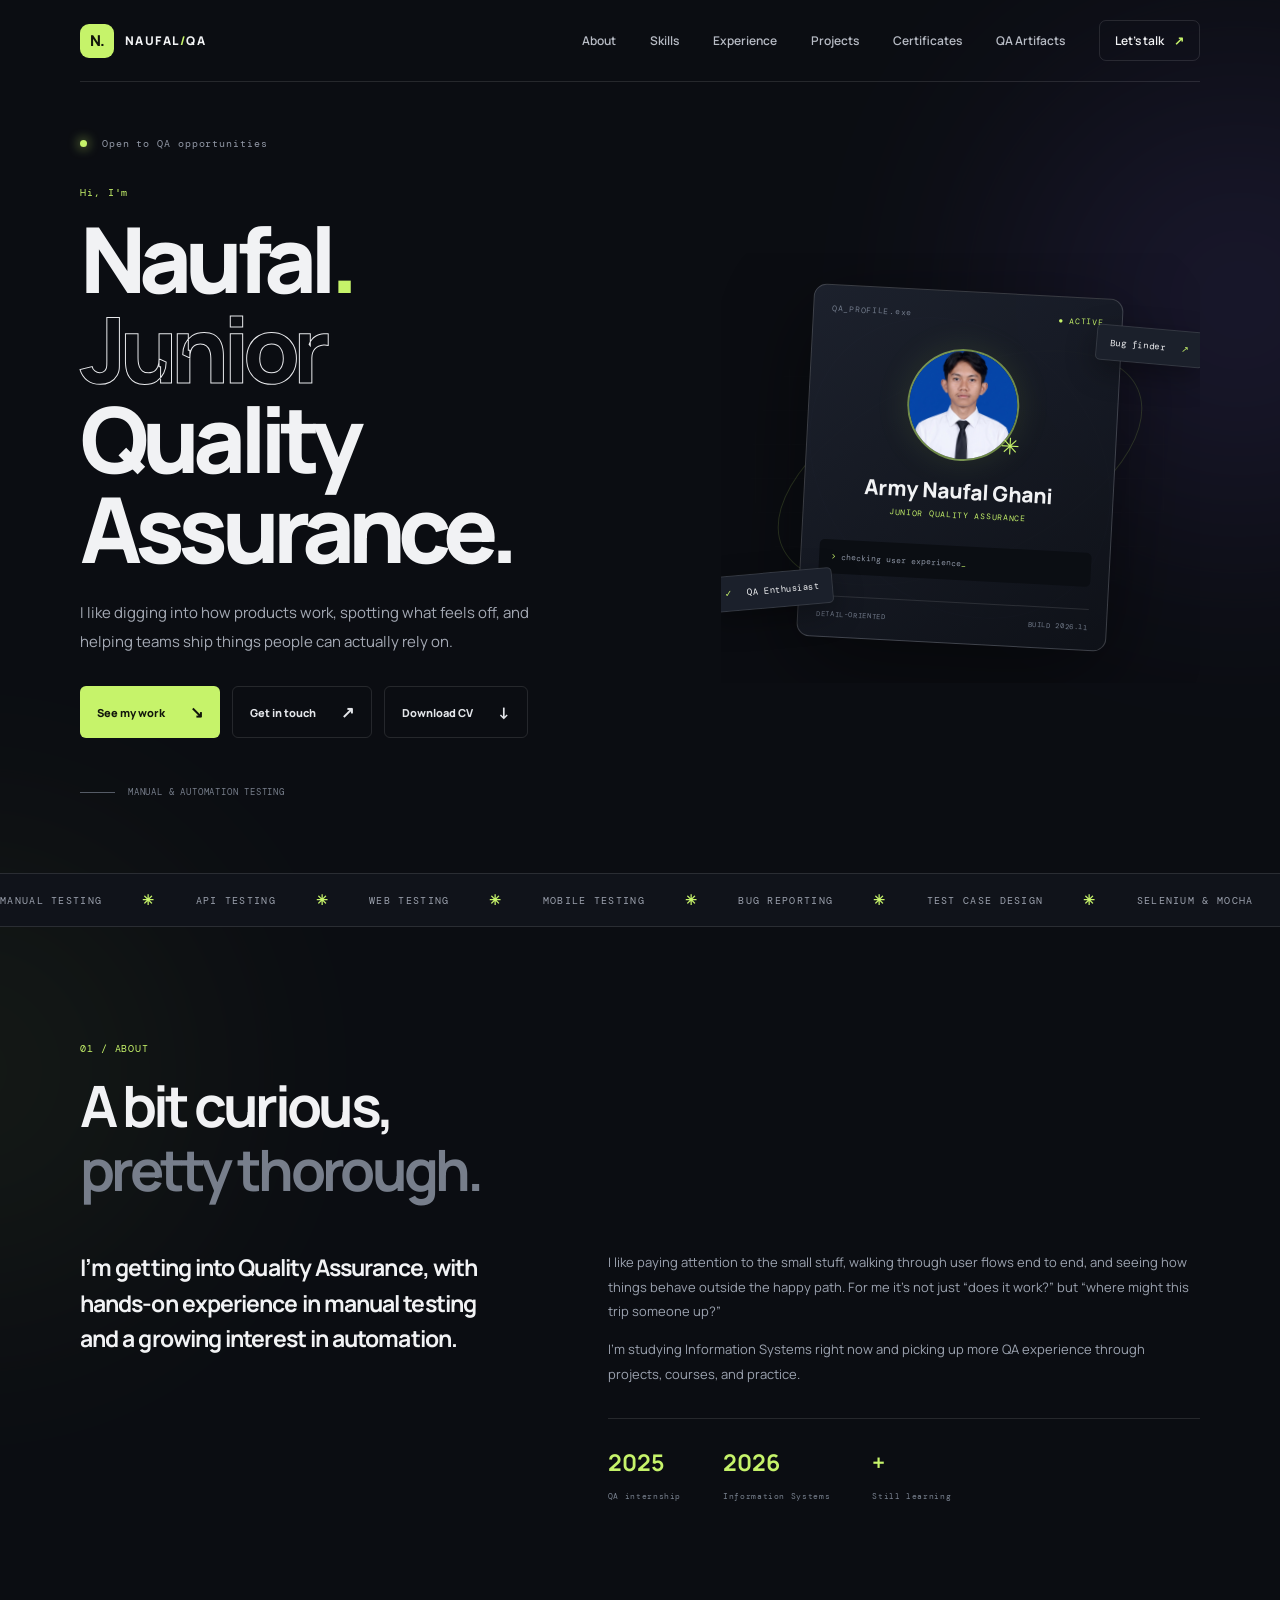
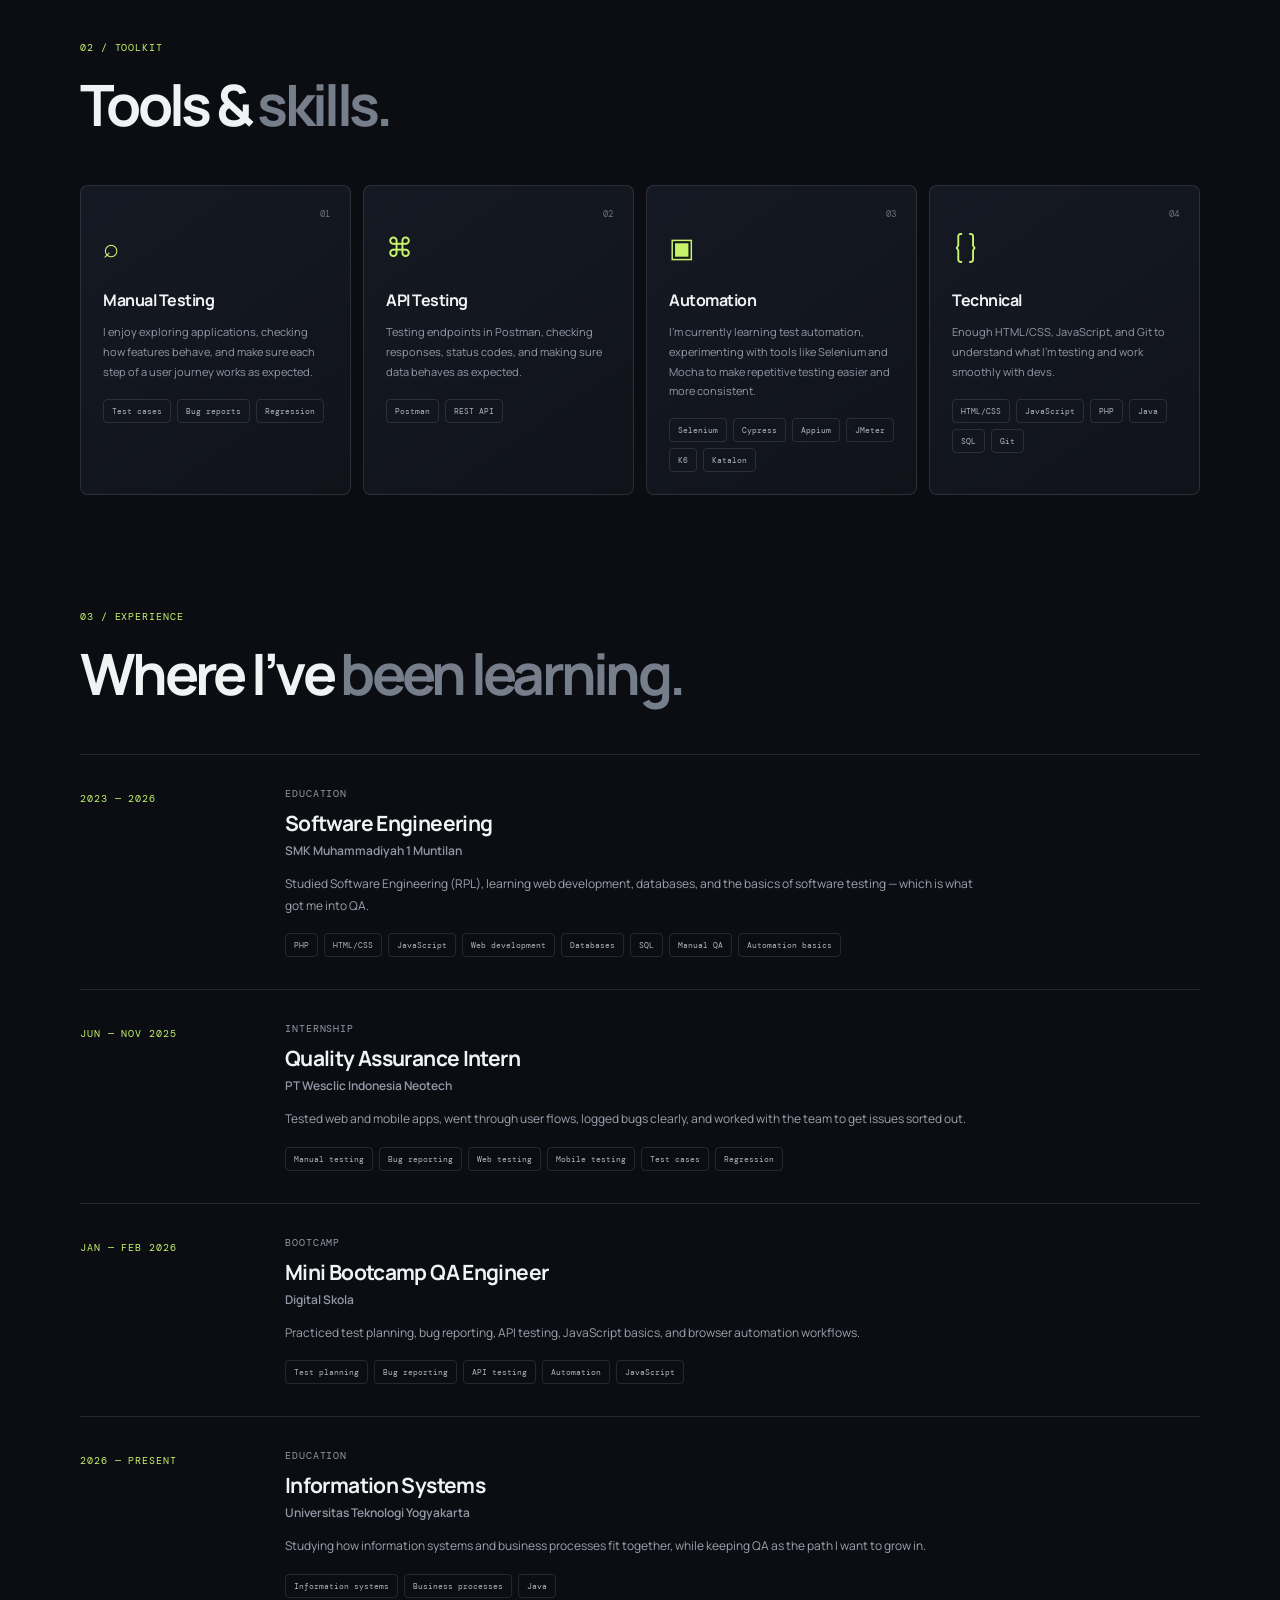
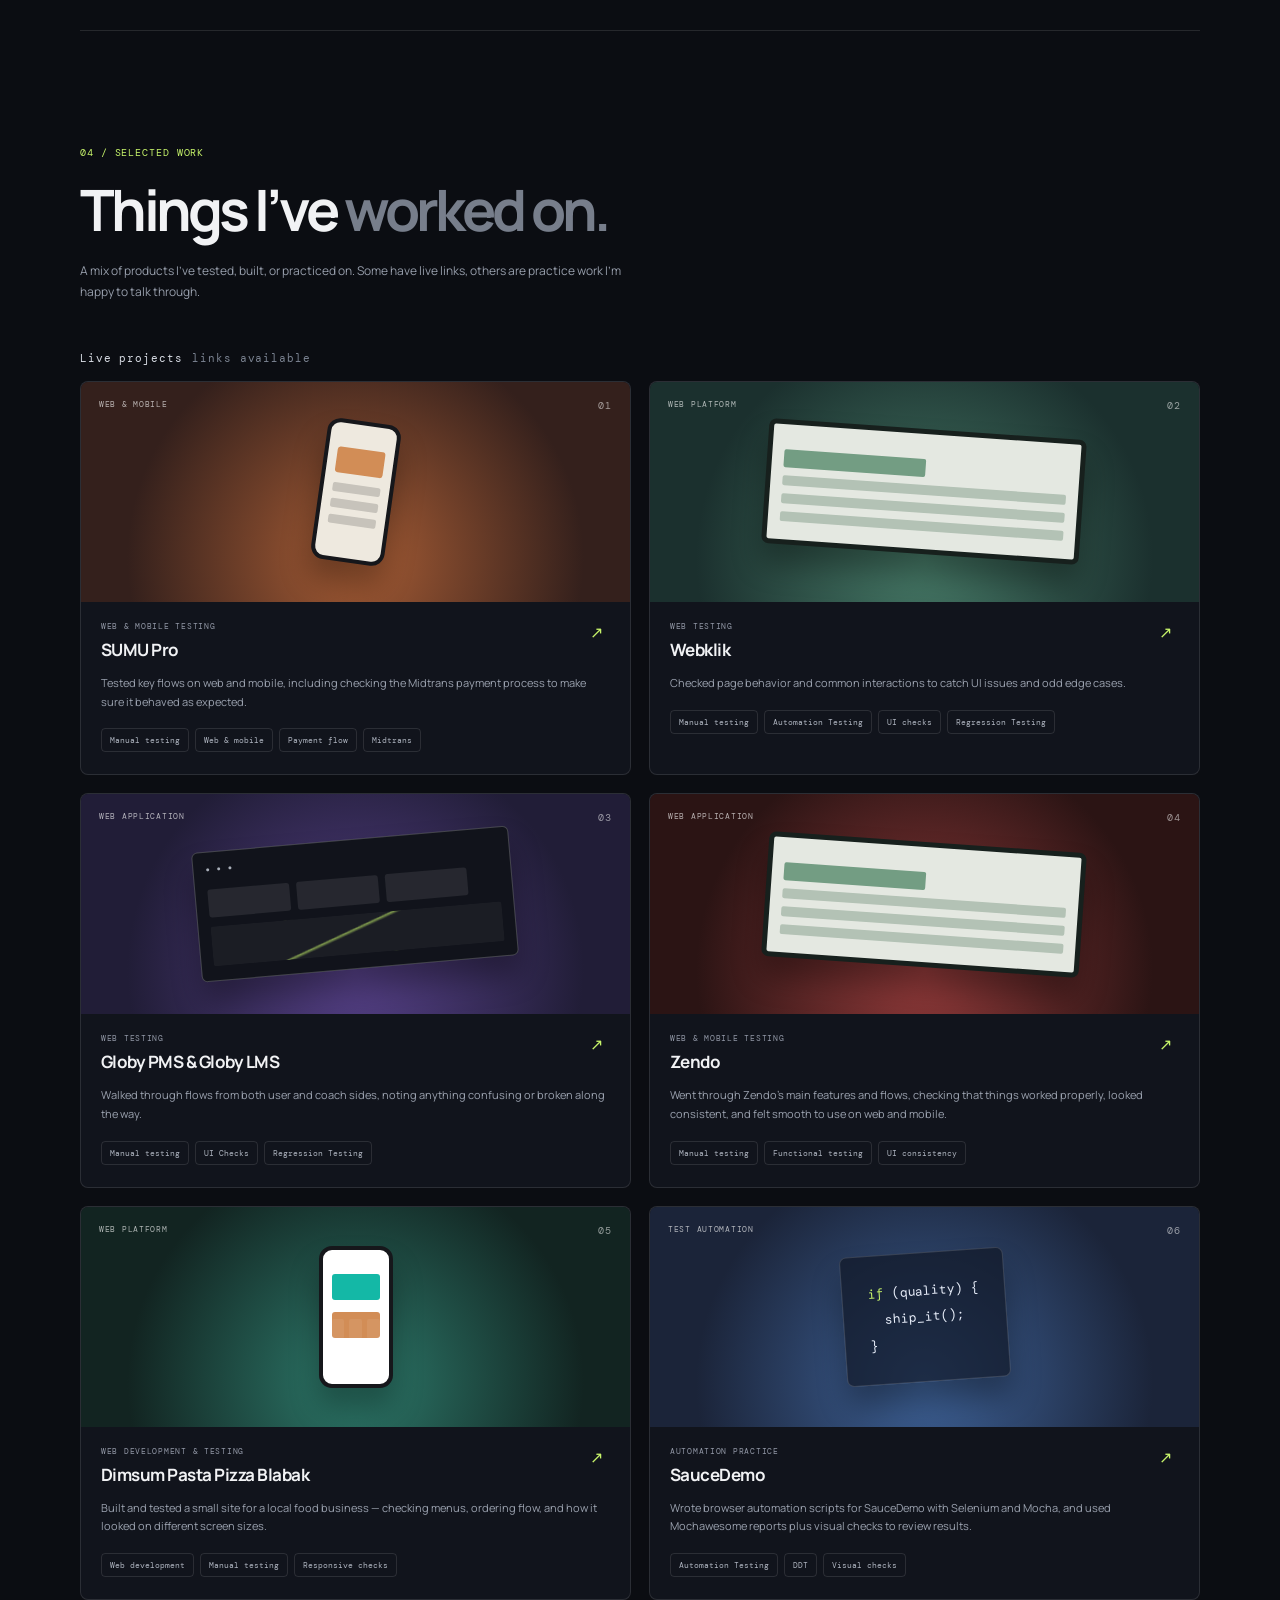
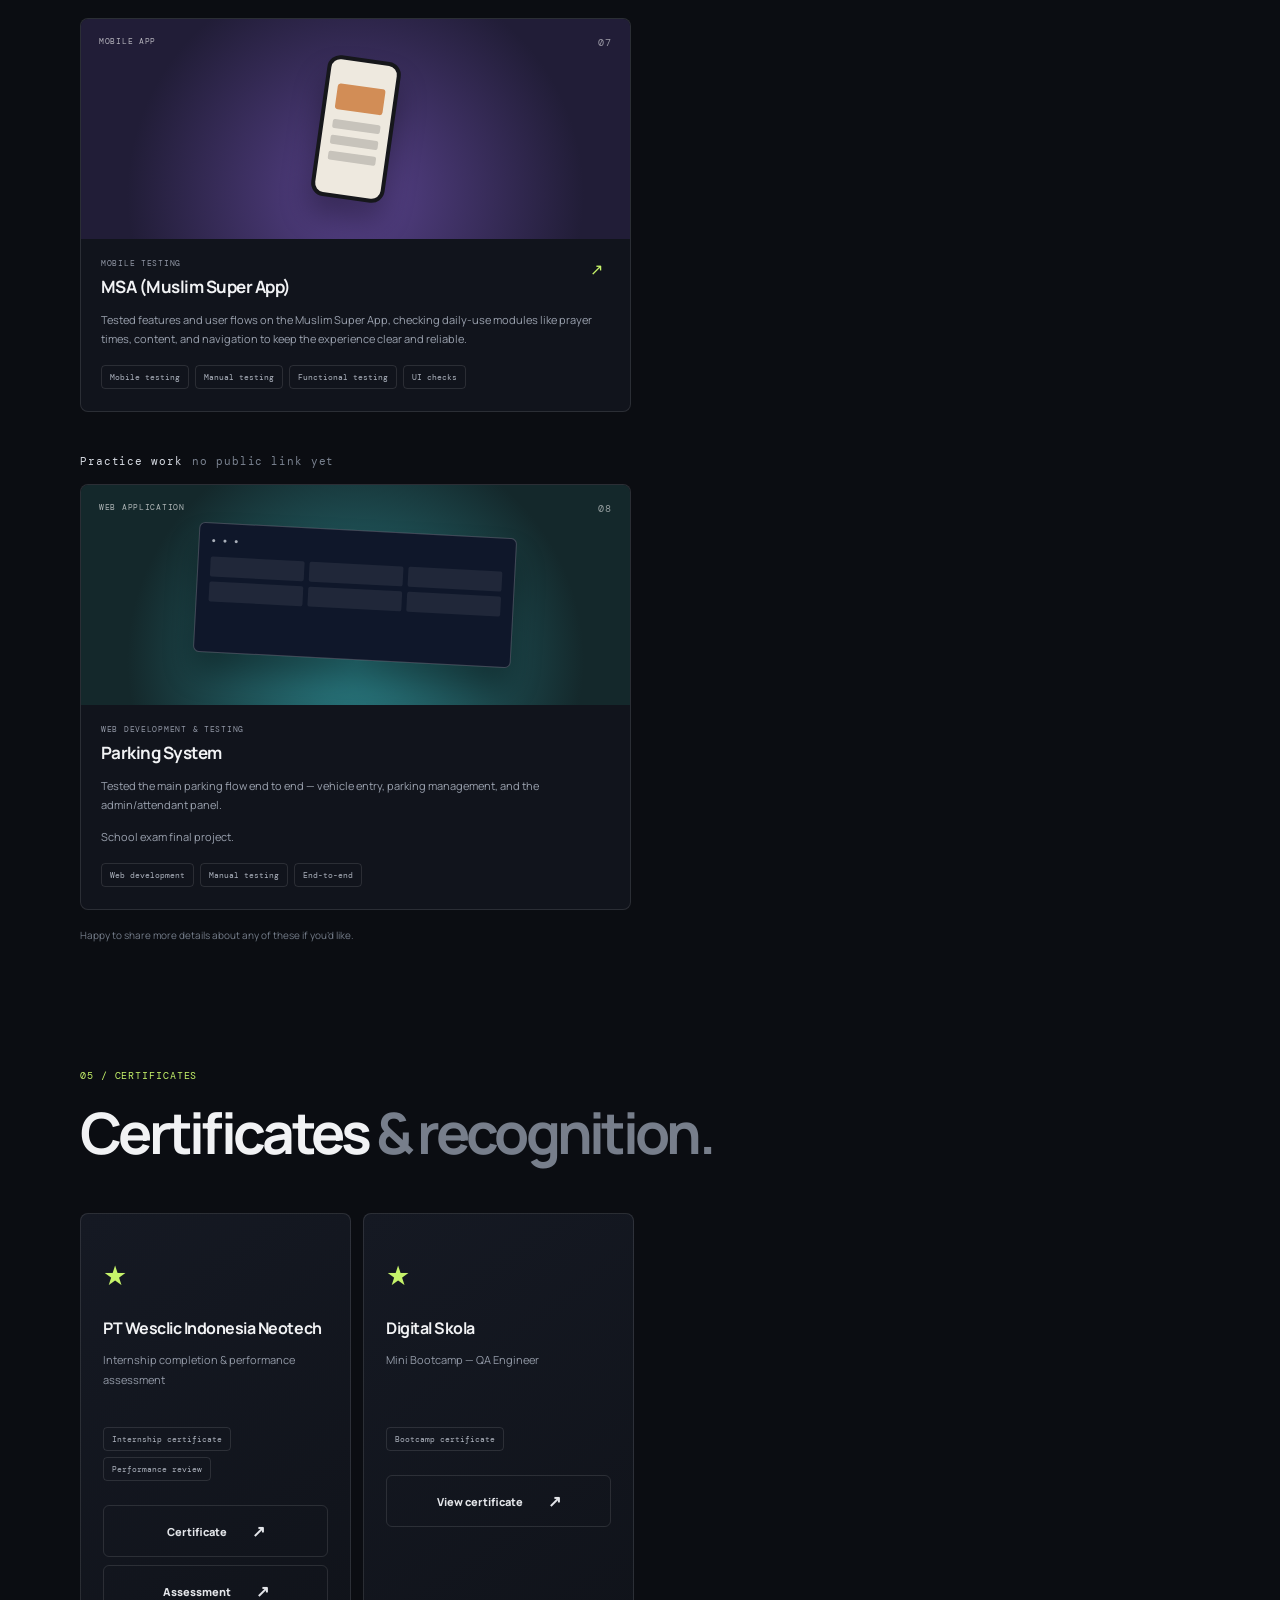
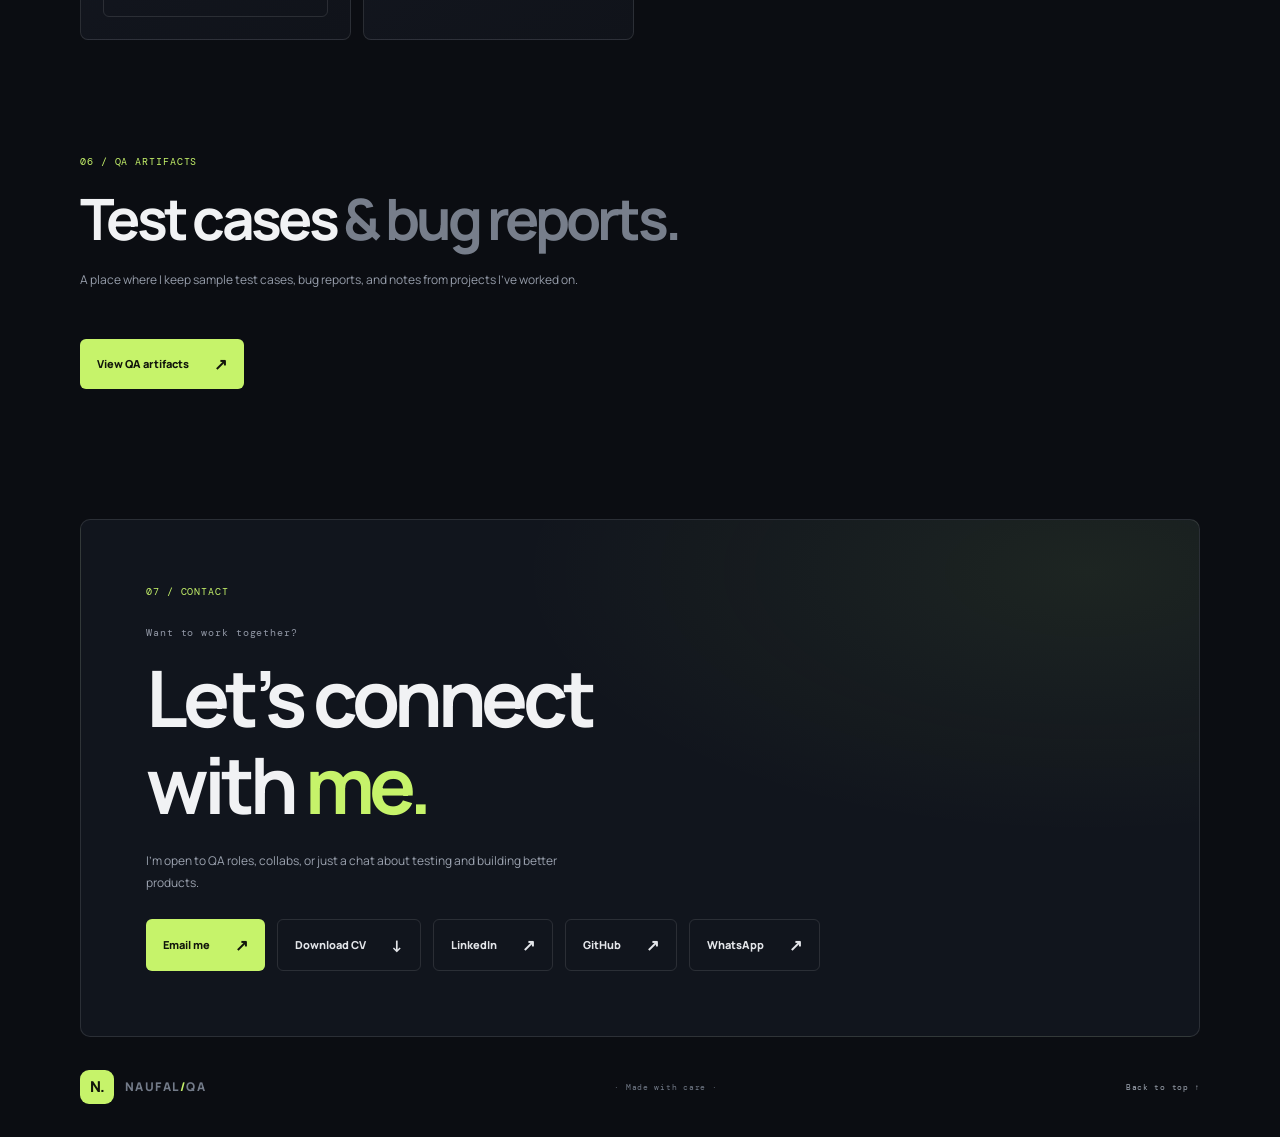
<file: index.html>
<!DOCTYPE html>
<html lang="en">

<head>
  <meta charset="UTF-8" />
  <meta name="viewport" content="width=device-width, initial-scale=1.0" />
  <meta name="theme-color" content="#0b0d12" />
  <meta name="description" content="Naufal's QA portfolio — manual testing, automation practice, and notes from projects I've worked on." />
  <meta property="og:title" content="Naufal — QA Portfolio" />
  <meta property="og:description" content="QA portfolio with hands-on testing work, automation practice, and project notes." />
  <meta property="og:image" content="og-image.png" />
  <meta property="og:type" content="website" />
  <title>Naufal — Quality Assurance Portfolio</title>
  <link rel="icon" type="image/svg+xml" href="data:image/svg+xml,%3Csvg xmlns='http://www.w3.org/2000/svg' viewBox='0 0 64 64'%3E%3Crect width='64' height='64' rx='14' fill='%23c6f36a'/%3E%3Ctext x='50%25' y='54%25' dominant-baseline='middle' text-anchor='middle' font-family='Manrope,Arial,sans-serif' font-size='34' font-weight='800' fill='%2311150b'%3EN.%3C/text%3E%3C/svg%3E" />
  <link rel="preconnect" href="https://fonts.googleapis.com">
  <link rel="preconnect" href="https://fonts.gstatic.com" crossorigin>
  <link href="https://fonts.googleapis.com/css2?family=DM+Mono:wght@400;500&family=Manrope:wght@400;500;600;700;800&display=swap" rel="stylesheet">
  <link rel="stylesheet" href="style.css" />
</head>

<body>
  <a class="skip-link" href="#main-content">Skip to content</a>
  <div class="ambient ambient-one"></div>
  <div class="ambient ambient-two"></div>

  <header class="site-header">
    <a class="brand" href="#home" aria-label="Go to homepage">
      <span class="brand-mark">N.</span><span>NAUFAL<span class="brand-dot">/</span>QA</span>
    </a>
    <button class="menu-toggle" id="menuToggle" type="button" aria-label="Toggle navigation" aria-expanded="false" aria-controls="nav">☰</button>
    <nav class="nav" id="nav" aria-label="Primary">
      <a href="#about">About</a>
      <a href="#skills">Skills</a>
      <a href="#experience">Experience</a>
      <a href="#projects">Projects</a>
      <a href="#certificates">Certificates</a>
      <a href="#artifacts">QA Artifacts</a>
      <a href="#contact" class="nav-cta">Let's talk <span>↗</span></a>
    </nav>
  </header>

  <main id="main-content">
    <section class="hero section-wrap" id="home" aria-label="Introduction">
      <div class="hero-copy">
        <div class="eyebrow"><span class="status-dot"></span> Open to QA opportunities</div>
        <p class="hero-kicker">Hi, I'm</p>
        <h1>Naufal<span class="accent">.</span><br><span class="outline-text">Junior</span><br>Quality Assurance.</h1>
        <p class="hero-description">I like digging into how products work, spotting what feels off, and helping teams ship things people can actually rely on.</p>
        <div class="hero-actions">
          <a class="button button-primary" href="#projects">See my work <span>↘</span></a>
          <a class="button button-ghost" href="#contact">Get in touch <span>↗</span></a>
          <a class="button button-ghost" href="army_naufal_ghani_resume.pdf" download>Download CV <span>↓</span></a>
        </div>
        <div class="hero-meta">
          <!-- <span>BASED IN INDONESIA</span> -->
          <span class="meta-line"></span>
          <span>MANUAL &amp; AUTOMATION TESTING</span>
        </div>
      </div>
      <div class="hero-visual">
        <div class="visual-grid"></div>
        <div class="orbit orbit-a"></div>
        <div class="orbit orbit-b"></div>
        <div class="visual-card">
          <div class="card-top">
            <span>QA_PROFILE.exe</span>
            <span class="live-label">● ACTIVE</span>
          </div>
          <div class="avatar-placeholder">
            <div class="avatar-frame">
              <img src="foto-hitam-putih.jpeg" alt="Foto Naufal" class="avatar-photo">
            </div>
            <i>✳</i>
          </div>
          <div class="visual-name">Army Naufal Ghani</div>
          <div class="visual-role">JUNIOR QUALITY ASSURANCE</div>
          <div class="terminal-line">
            <span>&gt;</span> checking user experience<span class="cursor">_</span>
          </div>
          <div class="card-bottom">
            <span>DETAIL-ORIENTED</span>
            <span>BUILD 2026.11</span>
          </div>
        </div>
        <div class="float-tag tag-top">Bug finder <span>↗</span></div>
        <div class="float-tag tag-bottom"><span class="tag-icon">✓</span> QA Enthusiast</div>
      </div>
    </section>

    <section class="ticker" aria-label="Areas of focus">
      <div class="ticker-track">
        <div class="ticker-group">
          <span>MANUAL TESTING</span><b>✳</b>
          <span>API TESTING</span><b>✳</b>
          <span>WEB TESTING</span><b>✳</b>
          <span>MOBILE TESTING</span><b>✳</b>
          <span>BUG REPORTING</span><b>✳</b>
          <span>TEST CASE DESIGN</span><b>✳</b>
          <span>SELENIUM & MOCHA</span><b>✳</b>
        </div>

        <div class="ticker-group" aria-hidden="true">
          <span>MANUAL TESTING</span><b>✳</b>
          <span>API TESTING</span><b>✳</b>
          <span>WEB TESTING</span><b>✳</b>
          <span>MOBILE TESTING</span><b>✳</b>
          <span>BUG REPORTING</span><b>✳</b>
          <span>TEST CASE DESIGN</span><b>✳</b>
          <span>SELENIUM & MOCHA</span><b>✳</b>
        </div>
      </div>
    </section>

    <section class="content-section section-wrap" id="about">
      <div class="section-heading">
        <p class="section-index">01 / ABOUT</p>
        <h2>A bit curious,<br><span class="muted">pretty thorough.</span></h2>
      </div>
      <div class="about-grid">
        <p class="about-lead">I’m getting into Quality Assurance, with hands-on experience in manual testing and a growing interest in automation.</p>
        <div class="about-body">
          <p>I like paying attention to the small stuff, walking through user flows end to end, and seeing how things behave outside the happy path. For me it’s not just “does it work?” but “where might this trip someone up?”</p>
          <p>I’m studying Information Systems right now and picking up more QA experience through projects, courses, and practice.</p>
          <div class="about-facts">
            <div><strong>2025</strong><span>QA internship</span></div>
            <div><strong>2026</strong><span>Information Systems</span></div>
            <div><strong>+</strong><span>Still learning</span></div>
          </div>
        </div>
      </div>
    </section>

    <section class="content-section section-wrap" id="skills">
      <div class="section-heading">
        <p class="section-index">02 / TOOLKIT</p>
        <h2>Tools &amp; <span class="muted">skills.</span></h2>
      </div>

      <div class="skills-grid">
        <article class="skill-card">
          <span class="skill-number">01</span>
          <div class="skill-icon">⌕</div>
          <h3>Manual Testing</h3>
          <p>I enjoy exploring applications, checking how features behave, and make sure each step of a user journey works as expected.</p>
          <div class="skill-tags">
            <span>Test cases</span>
            <span>Bug reports</span>
            <span>Regression</span>
          </div>
        </article>

        <article class="skill-card">
          <span class="skill-number">02</span>
          <div class="skill-icon">⌘</div>
          <h3>API Testing</h3>
          <p>Testing endpoints in Postman, checking responses, status codes, and making sure data behaves as expected.</p>
          <div class="skill-tags">
            <span>Postman</span>
            <span>REST API</span>
          </div>
        </article>

        <article class="skill-card">
          <span class="skill-number">03</span>
          <div class="skill-icon">▣</div>
          <h3>Automation</h3>
          <p>I'm currently learning test automation, experimenting with tools like Selenium and Mocha to make repetitive testing easier and more consistent.</p>
          <div class="skill-tags">
            <span>Selenium</span>
            <span>Cypress</span>
            <span>Appium</span>
            <span>JMeter</span>
            <span>K6</span>
            <span>Katalon</span>
          </div>
        </article>

        <article class="skill-card">
          <span class="skill-number">04</span>
          <div class="skill-icon">{ }</div>
          <h3>Technical</h3>
          <p>Enough HTML/CSS, JavaScript, and Git to understand what I’m testing and work smoothly with devs.</p>
          <div class="skill-tags">
            <span>HTML/CSS</span>
            <span>JavaScript</span>
            <span>PHP</span>
            <span>Java</span>
            <span>SQL</span>
            <span>Git</span>
          </div>
        </article>

      </div>
    </section>

    <section class="content-section section-wrap" id="experience">
      <div class="section-heading">
        <p class="section-index">03 / EXPERIENCE</p>
        <h2>Where I’ve <span class="muted">been learning.</span></h2>
      </div>

      <article class="experience-card education-card">
        <div class="experience-date">2023 — 2026</div>
        <div class="experience-main">
          <p class="eyebrow">EDUCATION</p>
          <h3>Software Engineering</h3>
          <h4>SMK Muhammadiyah 1 Muntilan</h4>
          <p>
            Studied Software Engineering (RPL), learning web development, databases, and the basics of software testing — which is what got me into QA.
          </p>
          <div class="skill-tags">
            <span>PHP</span>
            <span>HTML/CSS</span>
            <span>JavaScript</span>
            <span>Web development</span>
            <span>Databases</span>
            <span>SQL</span>
            <span>Manual QA</span>
            <span>Automation basics</span>
          </div>
        </div>
      </article>

      <article class="experience-card">
        <div class="experience-date">JUN — NOV 2025</div>
        <div class="experience-main">
          <p class="eyebrow">INTERNSHIP</p>
          <h3>Quality Assurance Intern</h3>
          <h4>PT Wesclic Indonesia Neotech</h4>
          <p>
            Tested web and mobile apps, went through user flows, logged bugs clearly, and worked with the team to get issues sorted out.
          </p>
          <div class="skill-tags">
            <span>Manual testing</span>
            <span>Bug reporting</span>
            <span>Web testing</span>
            <span>Mobile testing</span>
            <span>Test cases</span>
            <span>Regression</span>
          </div>
        </div>
      </article>

      <article class="experience-card">
        <div class="experience-date">JAN — FEB 2026</div>
        <div class="experience-main">
          <p class="eyebrow">BOOTCAMP</p>
          <h3>Mini Bootcamp QA Engineer</h3>
          <h4>Digital Skola</h4>
          <p>
            Practiced test planning, bug reporting, API testing, JavaScript basics, and browser automation workflows.
          </p>
          <div class="skill-tags">
            <span>Test planning</span>
            <span>Bug reporting</span>
            <span>API testing</span>
            <span>Automation</span>
            <span>JavaScript</span>
          </div>
        </div>
      </article>

      <article class="experience-card education-card">
        <div class="experience-date">2026 — PRESENT</div>
        <div class="experience-main">
          <p class="eyebrow">EDUCATION</p>
          <h3>Information Systems</h3>
          <h4>Universitas Teknologi Yogyakarta</h4>
          <p>
            Studying how information systems and business processes fit together, while keeping QA as the path I want to grow in.
          </p>
          <div class="skill-tags">
            <span>Information systems</span>
            <span>Business processes</span>
            <span>Java</span>
          </div>
        </div>
      </article>
    </section>

    <section class="content-section section-wrap" id="projects">
      <div class="section-heading">
        <p class="section-index">04 / SELECTED WORK</p>
        <h2>Things I’ve <span class="muted">worked on.</span></h2>
        <p class="section-subtitle">A mix of products I’ve tested, built, or practiced on. Some have live links, others are practice work I’m happy to talk through.</p>
      </div>
      <div class="project-group">
        <p class="project-group-title">Live projects <span>links available</span></p>
        <div class="projects-grid">
          <article class="project-card">
            <a class="project-visual-link" href="https://sumu.or.id/flagship-programs/sumu-pro/" target="_blank" rel="noopener noreferrer" aria-label="Visit SUMU Pro">
              <div class="project-visual visual-orange">
                <span class="project-label">WEB &amp; MOBILE</span>
                <span class="project-symbol">01</span>
                <div class="mock-phone">
                  <div></div><i></i><i></i><i></i>
                </div>
              </div>
            </a>
            <div class="project-info">
              <div>
                <p class="eyebrow">WEB &amp; MOBILE TESTING</p>
                <h3>SUMU Pro</h3>
              </div>
              <a class="project-link" href="https://sumu.or.id/flagship-programs/sumu-pro/" target="_blank" rel="noopener noreferrer" aria-label="Visit SUMU Pro">↗</a>
              <p>Tested key flows on web and mobile, including checking the Midtrans payment process to make sure it behaved as expected.</p>
              <div class="skill-tags">
                <span>Manual testing</span>
                <span>Web &amp; mobile</span>
                <span>Payment flow</span>
                <span>Midtrans</span>
              </div>
            </div>
          </article>

          <article class="project-card">
            <a class="project-visual-link" href="https://wesclic.com/id/product/webklik" target="_blank" rel="noopener noreferrer" aria-label="Visit Webklik">
              <div class="project-visual visual-green">
                <span class="project-label">WEB PLATFORM</span>
                <span class="project-symbol">02</span>
                <div class="mock-browser">
                  <div></div>
                  <div></div>
                  <div></div>
                  <div></div>
                </div>
              </div>
            </a>
            <div class="project-info">
              <div>
                <p class="eyebrow">WEB TESTING</p>
                <h3>Webklik</h3>
              </div>
              <a class="project-link" href="https://wesclic.com/id/product/webklik" target="_blank" rel="noopener noreferrer" aria-label="Visit Webklik">↗</a>
              <p>Checked page behavior and common interactions to catch UI issues and odd edge cases.</p>
              <div class="skill-tags">
                <span>Manual testing</span>
                <span>Automation Testing</span>
                <span>UI checks</span>
                <span>Regression Testing</span>
              </div>
            </div>
          </article>

          <article class="project-card">
            <a class="project-visual-link" href="https://globy-pms.replit.app/" target="_blank" rel="noopener noreferrer" aria-label="Visit Globy PMS &amp; Globy LMS">
              <div class="project-visual visual-purple">
                <span class="project-label">WEB APPLICATION</span>
                <span class="project-symbol">03</span>
                <div class="mock-window">
                  <div class="mock-dots">● ● ●</div>
                  <div class="mock-lines"><i></i><i></i><i></i></div>
                  <div class="mock-chart"></div>
                </div>
              </div>
            </a>
            <div class="project-info">
              <div>
                <p class="eyebrow">WEB TESTING</p>
                <h3>Globy PMS &amp; Globy LMS</h3>
              </div>
              <a class="project-link" href="https://globy-pms.replit.app/" target="_blank" rel="noopener noreferrer" aria-label="Visit Globy PMS &amp; Globy LMS">↗</a>
              <p>Walked through flows from both user and coach sides, noting anything confusing or broken along the way.</p>
              <div class="skill-tags">
                <span>Manual testing</span>
                <span>UI Checks</span>
                <span>Regression Testing</span>
              </div>
            </div>
          </article>

          <article class="project-card">
            <a class="project-visual-link" href="https://zendo.co.id/" target="_blank" rel="noopener noreferrer" aria-label="Visit Zendo">
              <div class="project-visual visual-red">
                <span class="project-label">WEB APPLICATION</span>
                <span class="project-symbol">04</span>
                <div class="mock-browser">
                  <div></div>
                  <div></div>
                  <div></div>
                  <div></div>
                </div>
              </div>
            </a>
            <div class="project-info">
              <div>
                <p class="eyebrow">WEB &amp; MOBILE TESTING</p>
                <h3>Zendo</h3>
              </div>
              <a class="project-link" href="https://zendo.co.id/" target="_blank" rel="noopener noreferrer" aria-label="Visit Zendo">↗</a>
              <p>Went through Zendo’s main features and flows, checking that things worked properly, looked consistent, and felt smooth to use on web and mobile.</p>
              <div class="skill-tags">
                <span>Manual testing</span>
                <span>Functional testing</span>
                <span>UI consistency</span>
              </div>
            </div>
          </article>

          <article class="project-card">
            <a class="project-visual-link" href="https://dimsum-pasta-pizza-blabak.vercel.app/" target="_blank" rel="noopener noreferrer" aria-label="Visit UMKM Rumah">
              <div class="project-visual visual-teal">
                <span class="project-label">WEB PLATFORM</span>
                <span class="project-symbol">05</span>
                <div class="mock-phone mock-phone-umkm">
                  <div></div>
                  <div class="mock-grid"><i></i><i></i><i></i><i></i></div>
                </div>
              </div>
            </a>
            <div class="project-info">
              <div>
                <p class="eyebrow">WEB DEVELOPMENT &amp; TESTING</p>
                <h3>Dimsum Pasta Pizza Blabak</h3>
              </div>
              <a class="project-link" href="https://dimsum-pasta-pizza-blabak.vercel.app/" target="_blank" rel="noopener noreferrer" aria-label="Visit UMKM Rumah">↗</a>
              <p>Built and tested a small site for a local food business — checking menus, ordering flow, and how it looked on different screen sizes.</p>
              <div class="skill-tags">
                <span>Web development</span>
                <span>Manual testing</span>
                <span>Responsive checks</span>
              </div>
            </div>
          </article>

          <article class="project-card">
            <a class="project-visual-link" href="https://sauce-demo.myshopify.com/" target="_blank" rel="noopener noreferrer" aria-label="View SauceDemo automation repository">
              <div class="project-visual visual-blue">
                <span class="project-label">TEST AUTOMATION</span>
                <span class="project-symbol">06</span>
                <div class="code-art">
                  <span>if</span> (quality) {<br>&nbsp; ship_it();<br>}
                </div>
              </div>
            </a>
            <div class="project-info">
              <div>
                <p class="eyebrow">AUTOMATION PRACTICE</p>
                <h3>SauceDemo</h3>
              </div>
              <a class="project-link" href="https://sauce-demo.myshopify.com/" target="_blank" rel="noopener noreferrer" aria-label="View SauceDemo automation repository">↗</a>
              <p>Wrote browser automation scripts for SauceDemo with Selenium and Mocha, and used Mochawesome reports plus visual checks to review results.</p>
              <div class="skill-tags">
                <span>Automation Testing</span>
                <span>DDT</span>
                <span>Visual checks</span>
              </div>
            </div>
          </article>

          <article class="project-card">
            <a class="project-visual-link" href="https://play.google.com/store/apps/details?id=com.umrona.app&hl=id" target="_blank" rel="noopener noreferrer" aria-label="Visit MSA App">
              <div class="project-visual visual-purple">
                <span class="project-label">MOBILE APP</span>
                <span class="project-symbol">07</span>
                <div class="mock-phone">
                  <div></div><i></i><i></i><i></i>
                </div>
              </div>
            </a>
            <div class="project-info">
              <div>
                <p class="eyebrow">MOBILE TESTING</p>
                <h3>MSA (Muslim Super App)</h3>
              </div>
              <a class="project-link" href="https://play.google.com/store/apps/details?id=com.umrona.app&hl=id" target="_blank" rel="noopener noreferrer" aria-label="Visit MSA App">↗</a>
              <p>Tested features and user flows on the Muslim Super App, checking daily-use modules like prayer times, content, and navigation to keep the experience clear and reliable.</p>
              <div class="skill-tags">
                <span>Mobile testing</span>
                <span>Manual testing</span>
                <span>Functional testing</span>
                <span>UI checks</span>
              </div>
            </div>
          </article>
        </div>
      </div>

      <div class="project-group">
        <p class="project-group-title">Practice work <span>no public link yet</span></p>
        <div class="projects-grid">
          <article class="project-card">
            <div class="project-visual visual-cyan">
              <span class="project-label">WEB APPLICATION</span>
              <span class="project-symbol">08</span>
              <div class="mock-window mock-window-parkir">
                <div class="mock-dots">● ● ●</div>
                <div class="mock-grid"><i></i><i></i><i></i><i></i><i></i><i></i></div>
              </div>
            </div>
            <div class="project-info">
              <div>
                <p class="eyebrow">WEB DEVELOPMENT &amp; TESTING</p>
                <h3>Parking System</h3>
              </div>
              <p>Tested the main parking flow end to end — vehicle entry, parking management, and the admin/attendant panel.</p>
              <p class="project-note">School exam final project.</p>
              <div class="skill-tags">
                <span>Web development</span>
                <span>Manual testing</span>
                <span>End-to-end</span>
              </div>
            </div>
          </article>
        </div>
      </div>
      <p class="projects-note">Happy to share more details about any of these if you’d like.</p>
    </section>

    <section class="content-section section-wrap" id="certificates">
      <div class="section-heading">
        <p class="section-index">05 / CERTIFICATES</p>
        <h2>Certificates <span class="muted">&amp; recognition.</span></h2>
      </div>

      <div class="skills-grid">
        <article class="skill-card">
          <div class="skill-icon">★</div>
          <h3>PT Wesclic Indonesia Neotech</h3>
          <p>Internship completion &amp; performance assessment</p>
          <div class="skill-tags">
            <span>Internship certificate</span>
            <span>Performance review</span>
          </div>
          <div class="card-actions">
            <a href="sertifikat-wesclic.jpg" target="_blank" rel="noopener noreferrer" class="button button-ghost button-small">
              Certificate <span>↗</span>
            </a>
            <a href="penilaian-wesclic.pdf" target="_blank" rel="noopener noreferrer" class="button button-ghost button-small">
              Assessment <span>↗</span>
            </a>
          </div>
        </article>

        <article class="skill-card">
          <div class="skill-icon">★</div>
          <h3>Digital Skola</h3>
          <p>Mini Bootcamp — QA Engineer</p>
          <div class="skill-tags">
            <span>Bootcamp certificate</span>
          </div>
          <div class="card-actions">
            <a href="sertifikat-digital-skola.png" target="_blank" rel="noopener noreferrer" class="button button-ghost button-small button-full">
              View certificate <span>↗</span>
            </a>
          </div>
        </article>
      </div>
    </section>

    <section class="content-section section-wrap" id="artifacts">
      <div class="section-heading">
        <p class="section-index">06 / QA ARTIFACTS</p>
        <h2>Test cases <span class="muted">&amp; bug reports.</span></h2>
        <p class="section-subtitle">A place where I keep sample test cases, bug reports, and notes from projects I’ve worked on.</p>
      </div>
      <div class="hero-actions">
        <a class="button button-primary" href="qa-artifacts.html">View QA artifacts <span>↗</span></a>
      </div>
    </section>

    <section class="contact-section section-wrap" id="contact">
      <p class="section-index">07 / CONTACT</p>
      <p class="eyebrow">Want to work together?</p>
      <h2>Let’s connect<br>with <span class="accent">me.</span></h2>
      <p class="contact-copy">I’m open to QA roles, collabs, or just a chat about testing and building better products.</p>
      <div class="contact-actions">
        <a class="button button-primary" href="mailto:fafalghani12@gmail.com">Email me <span>↗</span></a>
        <a class="button button-ghost" href="army_naufal_ghani_resume.pdf" download>Download CV <span>↓</span></a>
        <a class="button button-ghost" href="https://www.linkedin.com/in/army-naufal-ghani-95ab95381/" target="_blank" rel="noopener noreferrer">LinkedIn <span>↗</span></a>
        <a class="button button-ghost" href="https://github.com/Woiiipall" target="_blank" rel="noopener noreferrer">GitHub <span>↗</span></a>
        <a class="button button-ghost" href="https://wa.me/62882006932856" target="_blank" rel="noopener noreferrer">WhatsApp <span>↗</span></a>
      </div>
    </section>
  </main>

  <footer class="footer section-wrap">
    <a class="brand" href="#home">
      <span class="brand-mark">N.</span><span>NAUFAL<span class="brand-dot">/</span>QA</span>
    </a>
    <span>· Made with care ·</span>
    <a href="#home">Back to top ↑</a>
  </footer>
  <script src="script.js"></script>
</body>

</html>
</file>
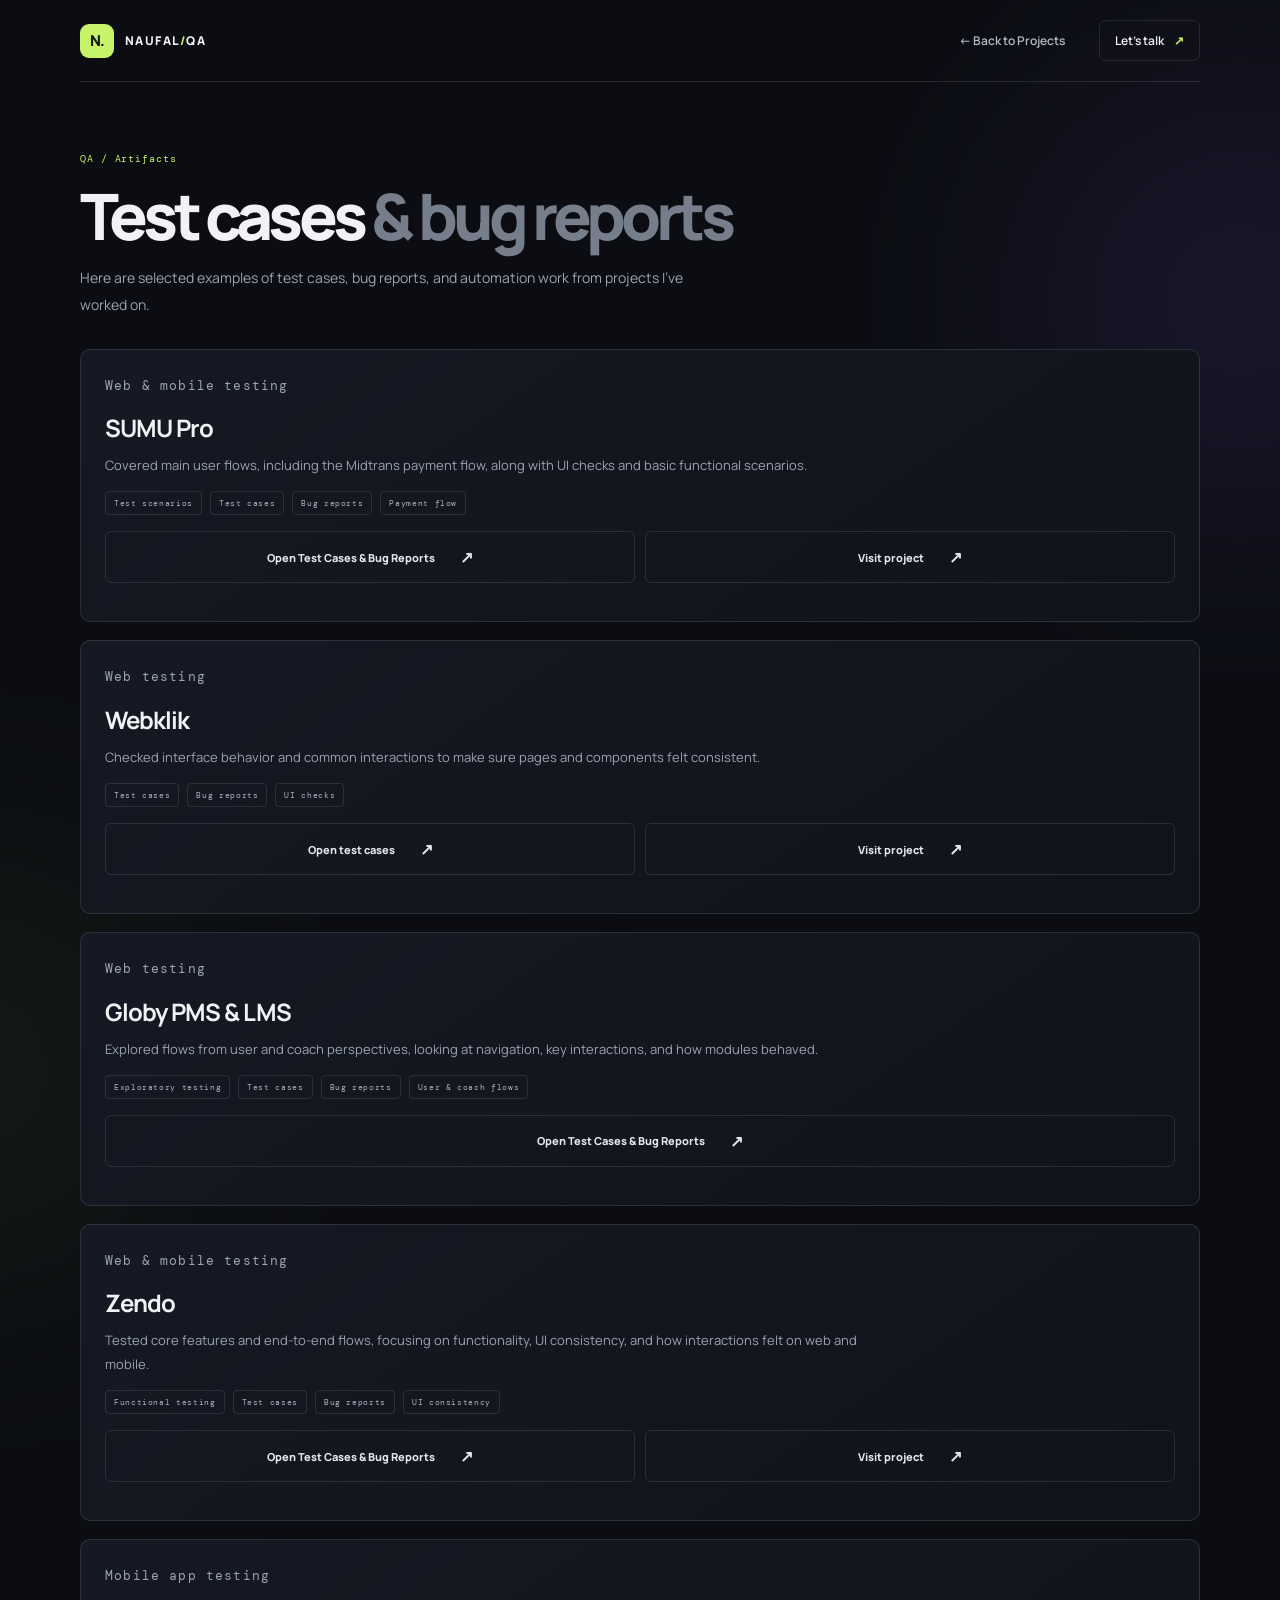
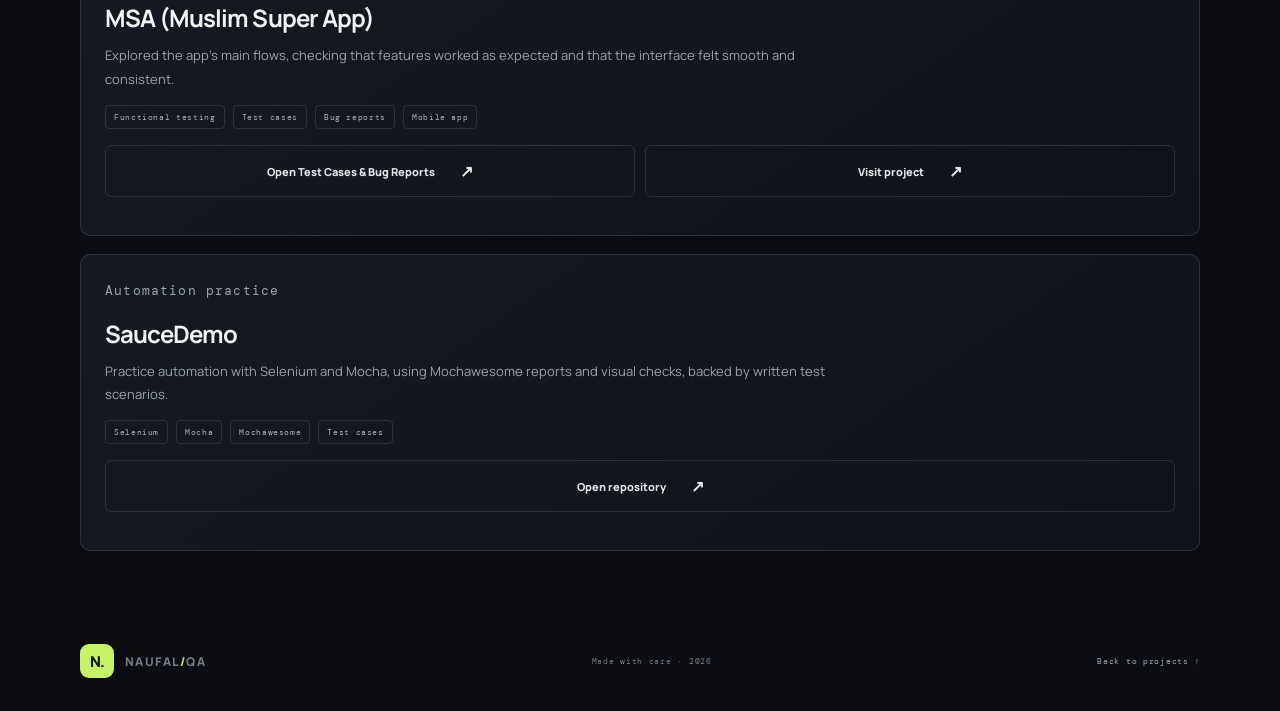
<file: qa-artifacts.html>
<!DOCTYPE html>
<html lang="en">

<head>
  <meta charset="UTF-8" />
  <meta name="viewport" content="width=device-width, initial-scale=1.0" />
  <meta name="theme-color" content="#0b0d12" />
  <meta name="description" content="Sample test cases and bug reports from projects I've worked on — by Naufal." />
  <title>QA Artifacts — Naufal</title>
  <link rel="icon" type="image/svg+xml" href="data:image/svg+xml,%3Csvg xmlns='http://www.w3.org/2000/svg' viewBox='0 0 64 64'%3E%3Crect width='64' height='64' rx='14' fill='%23c6f36a'/%3E%3Ctext x='50%25' y='54%25' dominant-baseline='middle' text-anchor='middle' font-family='Manrope,Arial,sans-serif' font-size='34' font-weight='800' fill='%2311150b'%3EN.%3C/text%3E%3C/svg%3E" />
  <link rel="preconnect" href="https://fonts.googleapis.com">
  <link rel="preconnect" href="https://fonts.gstatic.com" crossorigin>
  <link href="https://fonts.googleapis.com/css2?family=DM+Mono:wght@400;500&family=Manrope:wght@400;500;600;700;800&display=swap" rel="stylesheet">
  <link rel="stylesheet" href="style.css" />
</head>

<body>
  <a class="skip-link" href="#main-content">Skip to content</a>
  <div class="ambient ambient-one"></div>
  <div class="ambient ambient-two"></div>

  <header class="site-header">
    <a class="brand" href="index.html#home" aria-label="Go to homepage">
      <span class="brand-mark">N.</span><span>NAUFAL<span class="brand-dot">/</span>QA</span>
    </a>
    <nav class="nav" aria-label="Primary">
      <a href="index.html#projects">← Back to Projects</a>
      <a href="index.html#contact" class="nav-cta">Let's talk <span>↗</span></a>
    </nav>
  </header>

  <main id="main-content">
    <section class="section-wrap artifacts-hero" aria-label="QA artifacts">
      <p class="section-index">QA / Artifacts</p>
      <h1>Test cases <span class="muted">&amp; bug reports</span></h1>
      <p class="artifacts-intro">Here are selected examples of test cases, bug reports, and automation work from projects I've worked on.</p>
    </section>

    <section class="section-wrap artifacts-list" aria-label="Project artifacts">
      <article class="artifact-card" id="sumu-pro">
        <p class="eyebrow">Web &amp; mobile testing</p>
        <h2>SUMU Pro</h2>
        <p>Covered main user flows, including the Midtrans payment flow, along with UI checks and basic functional scenarios.</p>
        <div class="artifact-meta">
          <span>Test scenarios</span>
          <span>Test cases</span>
          <span>Bug reports</span>
          <span>Payment flow</span>
        </div>
        <div class="artifact-links">
          <a class="button button-ghost button-small" href="https://jam.dev/s/ef1550c7-3ddc-45e5-a103-d8fd406f82d5/mlhc" target="_blank" rel="noopener noreferrer">Open Test Cases & Bug Reports<span>↗</span></a>
          <a class="button button-ghost button-small" href="https://sumu.or.id/flagship-programs/sumu-pro/" target="_blank" rel="noopener noreferrer">Visit project <span>↗</span></a>
        </div>
        <p class="artifact-note"></p>
      </article>

      <article class="artifact-card" id="webklik">
        <p class="eyebrow">Web testing</p>
        <h2>Webklik</h2>
        <p>Checked interface behavior and common interactions to make sure pages and components felt consistent.</p>
        <div class="artifact-meta">
          <span>Test cases</span>
          <span>Bug reports</span>
          <span>UI checks</span>
        </div>
        <div class="artifact-links">
          <a class="button button-ghost button-small" href="https://github.com/Woiiipall/Katalon-Implementasi-Webklik" target="_blank" rel="noopener noreferrer">Open test cases <span>↗</span></a>
          <a class="button button-ghost button-small" href="https://wesclic.com/id/product/webklik" target="_blank" rel="noopener noreferrer">Visit project <span>↗</span></a>
        </div>
        <p class="artifact-note"></p>
      </article>

      <article class="artifact-card" id="globy">
        <p class="eyebrow">Web testing</p>
        <h2>Globy PMS &amp; LMS</h2>
        <p>Explored flows from user and coach perspectives, looking at navigation, key interactions, and how modules behaved.</p>
        <div class="artifact-meta">
          <span>Exploratory testing</span>
          <span>Test cases</span>
          <span>Bug reports</span>
          <span>User &amp; coach flows</span>
        </div>
        <div class="artifact-links">
          <a class="button button-ghost button-small" href="https://jam.dev/s/ef1550c7-3ddc-45e5-a103-d8fd406f82d5/p8gd" target="_blank" rel="noopener noreferrer">Open Test Cases & Bug Reports<span>↗</span></a>
        </div>
        <p class="artifact-note"></p>
      </article>

      <article class="artifact-card" id="zendo">
        <p class="eyebrow">Web &amp; mobile testing</p>
        <h2>Zendo</h2>
        <p>Tested core features and end-to-end flows, focusing on functionality, UI consistency, and how interactions felt on web and mobile.</p>
        <div class="artifact-meta">
          <span>Functional testing</span>
          <span>Test cases</span>
          <span>Bug reports</span>
          <span>UI consistency</span>
        </div>
        <div class="artifact-links">
          <a class="button button-ghost button-small" href="https://jam.dev/s/ef1550c7-3ddc-45e5-a103-d8fd406f82d5/0bt2" target="_blank" rel="noopener noreferrer">Open Test Cases & Bug Reports<span>↗</span></a>
          <a class="button button-ghost button-small" href="https://zendo.co.id/" target="_blank" rel="noopener noreferrer">Visit project <span>↗</span></a>
        </div>
        <p class="artifact-note"></p>
      </article>

      <article class="artifact-card" id="msa-app">
        <p class="eyebrow">Mobile app testing</p>
        <h2>MSA (Muslim Super App)</h2>
        <p>Explored the app’s main flows, checking that features worked as expected and that the interface felt smooth and consistent.</p>
        <div class="artifact-meta">
          <span>Functional testing</span>
          <span>Test cases</span>
          <span>Bug reports</span>
          <span>Mobile app</span>
        </div>
        <div class="artifact-links">
          <a class="button button-ghost button-small" href="https://jam.dev/s/ef1550c7-3ddc-45e5-a103-d8fd406f82d5/6ydz" target="_blank" rel="noopener noreferrer">Open Test Cases & Bug Reports<span>↗</span></a>
          <a class="button button-ghost button-small" href="https://play.google.com/store/apps/details?id=com.umrona.app&hl=id" target="_blank" rel="noopener noreferrer">Visit project <span>↗</span></a>
        </div>
        <p class="artifact-note"></p>
      </article>

      <article class="artifact-card" id="saucedemo">
        <p class="eyebrow">Automation practice</p>
        <h2>SauceDemo</h2>
        <p>Practice automation with Selenium and Mocha, using Mochawesome reports and visual checks, backed by written test scenarios.</p>
        <div class="artifact-meta">
          <span>Selenium</span>
          <span>Mocha</span>
          <span>Mochawesome</span>
          <span>Test cases</span>
        </div>
        <div class="artifact-links">
          <a class="button button-ghost button-small" href="https://github.com/Woiiipall/Katalon-Web-Automation" target="_blank" rel="noopener noreferrer">Open repository <span>↗</span></a>
        </div>
        <p class="artifact-note"></p>
      </article>
    </section>
  </main>

  <footer class="footer section-wrap">
    <a class="brand" href="index.html#home">
      <span class="brand-mark">N.</span><span>NAUFAL<span class="brand-dot">/</span>QA</span>
    </a>
    <span>Made with care · 2026</span>
    <a href="index.html#projects">Back to projects ↑</a>
  </footer>
</body>

</html>
</file>
<file: style.css>
/* Variables */
:root {
  --bg: #0b0d12;
  --panel: #12151d;
  --panel-2: #171b25;
  --text: #f1f2f4;
  --muted: #9298a6;
  --line: rgba(255, 255, 255, 0.11);
  --accent: #c6f36a;
  --mono: "DM Mono", monospace;
  --sans: "Manrope", sans-serif;
}

/* Reset & Base */
* {
  box-sizing: border-box;
}

html {
  scroll-behavior: smooth;
  scroll-padding-top: 90px;
  overflow-x: hidden;
}

body {
  margin: 0;
  background: var(--bg);
  color: var(--text);
  font-family: var(--sans);
  overflow-x: hidden;
  position: relative;
  width: 100%;
}

a {
  color: inherit;
  text-decoration: none;
}

img,
svg {
  max-width: 100%;
  height: auto;
}

/* Ambient Background */
.ambient {
  position: absolute;
  width: 440px;
  height: 440px;
  border-radius: 50%;
  filter: blur(130px);
  opacity: 0.12;
  pointer-events: none;
  z-index: -1;
}

.ambient-one {
  background: #8c6cff;
  top: 80px;
  right: -180px;
}

.ambient-two {
  background: #b8ef62;
  top: 850px;
  left: -250px;
  opacity: 0.06;
}

@media (max-width: 900px) {
  .ambient {
    width: 320px;
    height: 320px;
  }

  .ambient-one {
    right: -120px;
  }

  .ambient-two {
    left: -160px;
  }
}

/* Accessibility & Utilities */
.skip-link {
  position: absolute;
  left: -999px;
  top: 12px;
  padding: 10px 14px;
  background: var(--accent);
  color: #11150b;
  border-radius: 6px;
  font-size: 12px;
  font-weight: 800;
  z-index: 20;
}

.skip-link:focus {
  left: 12px;
}

:focus-visible {
  outline: 2px solid var(--accent);
  outline-offset: 2px;
}

.nav a.active {
  color: var(--accent);
}

.button-small {
  padding: 10px 14px;
  gap: 10px;
  font-size: 10px;
  flex: 1;
  justify-content: center;
}

.button-full {
  width: 100%;
}

.card-actions {
  display: flex;
  flex-wrap: wrap;
  gap: 8px;
  margin-top: 1.5rem;
}

/* Layout */
.section-wrap {
  width: min(1120px, calc(100% - 48px));
  margin-inline: auto;
}

/* Header & Navigation */
.site-header {
  height: 82px;
  width: min(1120px, calc(100% - 48px));
  margin: auto;
  display: flex;
  align-items: center;
  justify-content: space-between;
  border-bottom: 1px solid var(--line);
  position: relative;
  z-index: 5;
}

.brand {
  display: inline-flex;
  align-items: center;
  gap: 11px;
  font-size: 12px;
  font-weight: 800;
  letter-spacing: 0.12em;
}

.brand-mark {
  display: grid;
  place-items: center;
  width: 34px;
  height: 34px;
  background: var(--accent);
  color: #11150b;
  font-size: 15px;
  letter-spacing: -0.08em;
  border-radius: 9px;
}

.brand-dot,
.accent {
  color: var(--accent);
}

.nav {
  display: flex;
  align-items: center;
  gap: 34px;
  color: #b7bbc4;
  font-size: 12px;
  font-weight: 600;
}

.nav a:hover,
.footer a:hover {
  color: var(--accent);
}

.nav-cta {
  color: var(--text) !important;
  border: 1px solid var(--line);
  padding: 11px 15px;
  border-radius: 7px;
}

.nav-cta span {
  color: var(--accent);
  margin-left: 8px;
}

.menu-toggle {
  display: none;
  color: var(--text);
  border: 0;
  background: none;
  font-size: 22px;
}

/* Hero Section */
.hero {
  min-height: 650px;
  display: grid;
  grid-template-columns: 1.1fr 0.9fr;
  align-items: center;
  gap: 55px;
  padding-top: 55px;
  padding-bottom: 75px;
}

.eyebrow,
.section-index,
.hero-kicker,
.hero-meta,
.experience-date,
.card-top,
.card-bottom,
.visual-role,
.terminal-line,
.project-label,
.project-symbol,
.footer > span,
.footer > a:last-child {
  font-family: var(--mono);
  letter-spacing: 0.09em;
  font-size: 10px;
}

.eyebrow {
  color: var(--muted);
}

.status-dot {
  display: inline-block;
  width: 7px;
  height: 7px;
  background: var(--accent);
  border-radius: 50%;
  margin-right: 8px;
  box-shadow: 0 0 12px var(--accent);
}

.hero-kicker {
  color: var(--accent);
  margin: 36px 0 14px;
}

h1 {
  font-size: clamp(54px, 7.4vw, 91px);
  line-height: 0.99;
  letter-spacing: -0.075em;
  margin: 0;
  font-weight: 800;
}

.outline-text {
  color: transparent;
  -webkit-text-stroke: 1px #e8e9ec;
}

.hero-description {
  max-width: 470px;
  color: #a5aab5;
  font-size: 15px;
  line-height: 1.9;
  margin: 26px 0 30px;
}

.hero-actions,
.contact-actions {
  display: flex;
  flex-wrap: wrap;
  gap: 12px;
  max-width: 100%;
}

.button {
  display: inline-flex;
  align-items: center;
  gap: 25px;
  padding: 14px 17px;
  border-radius: 6px;
  font-size: 11px;
  font-weight: 800;
  transition: transform 0.2s, background 0.2s;
}

.button:hover {
  transform: translateY(-3px);
}

.button-primary {
  color: #11150b;
  background: var(--accent);
}

.button-primary:hover {
  background: #d7ff83;
}

.button-ghost {
  border: 1px solid var(--line);
  color: #e3e5e9;
}

.button span {
  font-size: 16px;
}

.hero-meta {
  display: flex;
  align-items: center;
  gap: 13px;
  color: #777e8b;
  margin-top: 48px;
  font-size: 9px;
}

.meta-line {
  width: 35px;
  height: 1px;
  background: #555b66;
}

/* Hero Visual */
.hero-visual {
  min-height: 430px;
  position: relative;
  display: grid;
  place-items: center;
  width: 100%;
  max-width: 100%;
  overflow: hidden;
}

.visual-grid {
  position: absolute;
  inset: 5% 0;
  opacity: 0.22;
  background-image:
    linear-gradient(rgba(255, 255, 255, 0.09) 1px, transparent 1px),
    linear-gradient(90deg, rgba(255, 255, 255, 0.09) 1px, transparent 1px);
  background-size: 34px 34px;
  mask-image: radial-gradient(ellipse, black 20%, transparent 72%);
}

.orbit {
  position: absolute;
  border: 1px solid rgba(198, 243, 106, 0.18);
  border-radius: 50%;
  transform: rotate(-24deg);
  max-width: 100%;
}

.orbit-a {
  width: min(390px, 100%);
  height: 190px;
}

.orbit-b {
  width: min(330px, 100%);
  height: 270px;
  transform: rotate(45deg);
  border-color: rgba(160, 145, 255, 0.2);
}

.visual-card {
  width: min(310px, 78%);
  min-height: 340px;
  padding: 18px;
  background: linear-gradient(145deg, rgba(29, 34, 46, 0.97), rgba(15, 18, 25, 0.97));
  border: 1px solid rgba(255, 255, 255, 0.17);
  border-radius: 13px;
  box-shadow: 0 25px 90px rgba(0, 0, 0, 0.45);
  position: relative;
  z-index: 1;
  transform: rotate(3deg);
}

.card-top,
.card-bottom {
  display: flex;
  justify-content: space-between;
  color: #747d8d;
  font-size: 8px;
}

.live-label {
  color: var(--accent);
}

.avatar-placeholder {
  width: 112px;
  height: 112px;
  margin: 29px auto 16px;
  position: relative;
}

.avatar-frame {
  width: 100%;
  height: 100%;
  border-radius: 50%;
  overflow: hidden;
  background: radial-gradient(circle at 35% 30%, #39434d, #171e25 70%);
  border: 2px solid rgba(198, 243, 106, 0.5);
  box-shadow: 0 0 35px rgba(198, 243, 106, 0.1);
}

.avatar-photo {
  width: 100%;
  height: 100%;
  object-fit: cover;
  object-position: center 20%;
  display: block;
}

.avatar-placeholder i {
  position: absolute;
  right: -2px;
  bottom: 2px;
  color: var(--accent);
  font-size: 23px;
  font-style: normal;
  z-index: 2;
}

.visual-name {
  text-align: center;
  font-size: 21px;
  font-weight: 800;
}

.visual-role {
  text-align: center;
  color: var(--accent);
  margin-top: 5px;
  font-size: 8px;
}

.terminal-line {
  margin: 26px 0 22px;
  padding: 12px;
  border-radius: 5px;
  background: #0b0e13;
  color: #8e96a5;
  font-size: 8px;
  letter-spacing: 0;
}

.terminal-line > span:first-child {
  color: var(--accent);
}

.cursor {
  color: var(--accent);
  animation: blink 1s steps(2) infinite;
}

@keyframes blink {
  50% {
    opacity: 0;
  }
}

.card-bottom {
  border-top: 1px solid var(--line);
  padding-top: 13px;
  font-size: 7px;
}

.float-tag {
  position: absolute;
  z-index: 2;
  background: #1b202b;
  border: 1px solid var(--line);
  box-shadow: 0 10px 30px #0005;
  padding: 11px 13px;
  font: 9px var(--mono);
  letter-spacing: 0.06em;
  border-radius: 5px;
}

.tag-top {
  top: 75px;
  right: -3px;
  transform: rotate(5deg);
}

.tag-top span {
  color: var(--accent);
  margin-left: 10px;
}

.tag-bottom {
  bottom: 75px;
  left: -10px;
  transform: rotate(-5deg);
}

.tag-icon {
  color: var(--accent);
  margin-right: 8px;
}

/* Ticker */
.ticker {
  overflow: hidden;
  border-block: 1px solid var(--line);
  background: #10131a;
  padding: 17px 0;
}

.ticker-track {
  display: flex;
  width: max-content;
  animation: ticker-scroll 25s linear infinite;
}

.ticker-group {
  display: flex;
  align-items: center;
  flex-shrink: 0;
  gap: 40px;
  padding-right: 40px;
  color: #9ba1ad;
  font: 10px var(--mono);
  letter-spacing: 0.13em;
  white-space: nowrap;
}

.ticker-group b {
  color: var(--accent);
  font-size: 14px;
}

@keyframes ticker-scroll {
  from {
    transform: translateX(0);
  }

  to {
    transform: translateX(-50%);
  }
}

.ticker:hover .ticker-track {
  animation-play-state: paused;
}

/* Section Commons */
.content-section {
  padding-top: 115px;
}

.section-heading {
  margin-bottom: 48px;
}

.section-index {
  color: var(--accent);
  margin: 0 0 19px;
}

.section-heading h2,
.contact-section h2 {
  font-size: clamp(35px, 5vw, 57px);
  line-height: 1.12;
  letter-spacing: -0.065em;
  margin: 0;
}

.muted {
  color: #777e8b;
}

/* About Section */
.about-grid {
  display: grid;
  grid-template-columns: 0.85fr 1.15fr;
  gap: 90px;
  padding-bottom: 25px;
}

.about-lead {
  margin: 0;
  font-size: 23px;
  line-height: 1.55;
  font-weight: 700;
  letter-spacing: -0.04em;
}

.about-body {
  color: #9ca3b0;
  font-size: 13px;
  line-height: 1.9;
}

.about-body p {
  margin-top: 0;
}

.about-facts {
  display: flex;
  gap: 42px;
  margin-top: 32px;
  padding-top: 22px;
  border-top: 1px solid var(--line);
}

.about-facts div {
  display: flex;
  flex-direction: column;
  gap: 6px;
}

.about-facts strong {
  font-size: 23px;
  color: var(--accent);
}

.about-facts span {
  color: #78808e;
  font: 8px var(--mono);
  letter-spacing: 0.08em;
}

/* Skills Section */
.skills-grid {
  display: grid;
  grid-template-columns: repeat(4, 1fr);
  gap: 12px;
}

.skill-card {
  min-height: 270px;
  padding: 22px;
  border: 1px solid var(--line);
  background: linear-gradient(145deg, #151923, #10131a);
  border-radius: 8px;
  position: relative;
  transition: transform 0.25s, border-color 0.25s;
}

.skill-card:hover,
.project-card:hover {
  transform: translateY(-5px);
  border-color: rgba(198, 243, 106, 0.45);
}

.skill-number {
  position: absolute;
  right: 20px;
  top: 22px;
  color: #69717e;
  font: 9px var(--mono);
}

.skill-icon {
  color: var(--accent);
  font-size: 27px;
  margin: 20px 0 24px;
}

.skill-card h3,
.experience-main h3,
.project-info h3,
.learning-card h3 {
  margin: 0;
  font-size: 16px;
  letter-spacing: -0.03em;
}

.skill-card p {
  color: #939aa7;
  font-size: 11px;
  line-height: 1.8;
  min-height: 60px;
}

.skill-tags {
  display: flex;
  flex-wrap: wrap;
  gap: 6px;
  margin-top: 17px;
}

.skill-tags span {
  padding: 6px 8px;
  border: 1px solid var(--line);
  border-radius: 4px;
  color: #aeb4bf;
  font: 8px var(--mono);
}

/* Experience Section */
.experience-card {
  display: grid;
  grid-template-columns: 170px 1fr;
  gap: 35px;
  padding: 32px 0;
  border-top: 1px solid var(--line);
}

.experience-card:last-child {
  border-bottom: 1px solid var(--line);
}

.experience-date {
  color: var(--accent);
  padding-top: 5px;
}

.experience-main .eyebrow {
  margin: 0 0 9px;
}

.experience-main h3 {
  font-size: 21px;
}

.experience-main h4 {
  margin: 5px 0 14px;
  color: #9299a6;
  font-size: 12px;
  font-weight: 600;
}

.experience-main > p:not(.eyebrow) {
  max-width: 690px;
  color: #9ca3b0;
  font-size: 12px;
  line-height: 1.8;
}

/* Projects Section */
.section-subtitle {
  max-width: 560px;
  color: #969daa;
  font-size: 12px;
  line-height: 1.8;
  margin: 18px 0 0;
}

.project-group + .project-group {
  margin-top: 42px;
}

.project-group-title {
  font: 11px var(--mono);
  letter-spacing: 0.08em;
  color: #d8dce4;
  margin: 0 0 16px;
  display: flex;
  align-items: center;
  gap: 10px;
}

.project-group-title span {
  color: #7b8391;
  font-weight: 400;
}

.projects-grid {
  display: grid;
  grid-template-columns: 1fr 1fr;
  gap: 18px;
}

.project-card {
  border: 1px solid var(--line);
  border-radius: 8px;
  overflow: hidden;
  background: #11141c;
  transition: transform 0.25s, border-color 0.25s;
}

.project-visual-link {
  display: block;
  color: inherit;
  text-decoration: none;
}

.project-visual {
  height: 220px;
  position: relative;
  overflow: hidden;
  display: grid;
  place-items: center;
}

.visual-purple {
  background: radial-gradient(circle at 50% 80%, #58428b, #211d37 70%);
}

.visual-orange {
  background: radial-gradient(circle at 50% 80%, #a85d35, #34201c 70%);
}

.visual-green {
  background: radial-gradient(circle at 50% 80%, #477b68, #1b302e 70%);
}

.visual-blue {
  background: radial-gradient(circle at 50% 80%, #3e6298, #1b2439 70%);
}

.visual-cyan {
  background: radial-gradient(circle at 50% 80%, #2a7e85, #14282b 70%);
}

.visual-red {
  background: radial-gradient(circle at 50% 80%, #943b3b, #2b1414 70%);
}

.visual-teal {
  background: radial-gradient(circle at 50% 80%, #2d7a6b, #122421 70%);
}

.project-label {
  position: absolute;
  top: 17px;
  left: 18px;
  color: #ffffffa8;
  font-size: 8px;
}

.project-symbol {
  position: absolute;
  right: 18px;
  top: 17px;
  color: #ffffff8c;
}

/* Project Mockups */
.mock-window {
  width: 58%;
  height: 130px;
  padding: 12px;
  background: #11131b;
  border: 1px solid #ffffff36;
  border-radius: 6px;
  transform: rotate(-5deg);
  box-shadow: 0 20px 30px #0005;
}

.mock-window-parkir {
  transform: rotate(3deg);
  background: #0f172a;
}

.mock-dots {
  color: #aab0ba;
  font-size: 7px;
  letter-spacing: 3px;
}

.mock-lines {
  display: flex;
  gap: 7px;
  margin-top: 16px;
}

.mock-lines i {
  display: block;
  width: 28%;
  height: 28px;
  border-radius: 3px;
  background: #ffffff16;
}

.mock-chart {
  height: 40px;
  margin-top: 9px;
  border-radius: 3px;
  background:
    linear-gradient(160deg, transparent 45%, #c6f36a99 46%, transparent 48%),
    #ffffff0b;
}

.mock-phone {
  width: 74px;
  height: 142px;
  border: 4px solid #16171b;
  background: #eee9df;
  border-radius: 13px;
  padding: 24px 9px 9px;
  transform: rotate(8deg);
  box-shadow: 0 20px 30px #0005;
}

.mock-phone-umkm {
  transform: rotate(0deg);
  background: #ffffff;
}

.mock-phone-umkm > div:first-child {
  background: #14b8a6;
}

.mock-phone div {
  height: 26px;
  background: #d28d56;
  border-radius: 3px;
  margin-bottom: 10px;
}

.mock-phone i {
  display: block;
  height: 9px;
  background: #c7c3bb;
  margin: 7px 0;
  border-radius: 2px;
}

.mock-browser {
  width: 58%;
  height: 125px;
  border: 5px solid #17201d;
  border-radius: 7px;
  background: #e4e8e1;
  padding: 25px 12px 10px;
  transform: rotate(4deg);
  box-shadow: 0 20px 30px #0005;
}

.mock-browser div {
  height: 10px;
  background: #b3c2b5;
  margin-bottom: 8px;
  border-radius: 2px;
}

.mock-browser div:first-child {
  width: 50%;
  height: 18px;
  background: #739d83;
}

/* New Mockup Variants */
.mock-grid {
  display: grid;
  grid-template-columns: repeat(3, 1fr);
  gap: 5px;
  margin-top: 12px;
}

.mock-grid i {
  height: 20px;
  background: #ffffff12;
  border-radius: 2px;
}

.mock-list {
  display: flex;
  flex-direction: column;
  gap: 8px;
  margin-top: 12px;
}

.mock-list i {
  height: 8px;
  background: #ffffff12;
  border-radius: 10px;
  width: 100%;
}

.mock-list i:nth-child(2) {
  width: 70%;
}

.mock-list i:nth-child(3) {
  width: 90%;
}

.code-art {
  font: 13px var(--mono);
  line-height: 2;
  color: #e7edf9;
  padding: 25px;
  background: #111827b8;
  border: 1px solid #ffffff26;
  border-radius: 7px;
  transform: rotate(-4deg);
  box-shadow: 0 20px 30px #0005;
}

.code-art span {
  color: var(--accent);
}

.project-info {
  padding: 19px 20px 22px;
  display: grid;
  grid-template-columns: 1fr 20px;
}

.project-info .eyebrow {
  margin: 0 0 7px;
  font-size: 8px;
}

.project-info h3 {
  font-size: 17px;
}

.project-link {
  color: var(--accent);
}

.project-links {
  grid-column: 1 / -1;
  display: flex;
  flex-wrap: wrap;
  gap: 12px;
  margin-top: 12px;
}

.project-links a {
  color: var(--accent);
  font: 9px var(--mono);
  letter-spacing: 0.06em;
  text-decoration: underline;
  text-decoration-color: rgba(198, 243, 106, 0.35);
  text-underline-offset: 3px;
}

.project-links a:hover {
  text-decoration-color: var(--accent);
}

.project-info > p {
  grid-column: 1 / -1;
  color: #9ba2af;
  font-size: 11px;
  line-height: 1.7;
  margin: 13px 0 0;
}

.projects-note {
  color: #747c89;
  font-size: 10px;
  line-height: 1.7;
  margin-top: 17px;
}

/* Learning Section */
.learning-card {
  display: flex;
  align-items: center;
  gap: 22px;
  padding: 26px;
  border: 1px solid var(--line);
  background: #121620;
  border-radius: 8px;
}

.learning-mark {
  display: grid;
  place-items: center;
  flex: 0 0 58px;
  height: 58px;
  background: #26321b;
  color: var(--accent);
  border-radius: 9px;
  font-weight: 800;
}

.learning-card .eyebrow {
  margin: 0 0 8px;
}

.learning-card h3 {
  font-size: 17px;
}

.learning-card p:not(.eyebrow) {
  margin: 5px 0 0;
  color: #969daa;
  font-size: 11px;
}

.learning-card .learning-description {
  line-height: 1.7;
}

.learning-status {
  margin-left: auto;
  color: var(--accent);
  font: 8px var(--mono);
  letter-spacing: 0.1em;
  white-space: nowrap;
}

/* Contact Section */
.contact-section {
  margin-top: 130px;
  padding: 65px;
  border: 1px solid var(--line);
  border-radius: 10px;
  background:
    radial-gradient(ellipse at 90% 10%, #b9ef6212, transparent 40%),
    #11151d;
}

.contact-section .eyebrow {
  margin: 28px 0 15px;
}

.contact-section h2 {
  font-size: clamp(48px, 7vw, 78px);
}

.contact-copy {
  color: #9ba2af;
  font-size: 12px;
  line-height: 1.8;
  max-width: 420px;
  margin: 22px 0 25px;
}

/* Footer */
.footer {
  min-height: 100px;
  display: flex;
  align-items: center;
  justify-content: space-between;
  gap: 20px;
  color: #737b89;
}

.footer > span,
.footer > a:last-child {
  font-size: 8px;
}

.footer > a:last-child {
  color: #a4abb7;
}

/* Responsive Styles */
@media (max-width: 1100px) {
  .section-wrap,
  .site-header {
    width: min(1120px, calc(100% - 40px));
  }

  .hero {
    grid-template-columns: 1fr;
    gap: 30px;
    min-height: auto;
    padding-top: 40px;
    padding-bottom: 55px;
  }

  .hero-visual {
    min-height: 420px;
    transform: none;
  }

  .about-grid {
    grid-template-columns: 1fr;
    gap: 28px;
  }

  .skills-grid {
    grid-template-columns: repeat(2, 1fr);
  }

  .experience-card {
    grid-template-columns: 140px 1fr;
    gap: 24px;
  }

  .projects-grid {
    grid-template-columns: 1fr;
  }

  .contact-section {
    padding: 48px 36px;
  }
}

@media (max-width: 900px) {
  .site-header {
    height: 74px;
  }

  .menu-toggle {
    display: block;
  }

  .nav {
    display: none;
    position: absolute;
    top: 73px;
    left: 0;
    right: 0;
    padding: 20px;
    background: #141822;
    border: 1px solid var(--line);
    border-radius: 10px;
    flex-direction: column;
    align-items: stretch;
    gap: 16px;
    z-index: 10;
  }

  .nav.open {
    display: flex;
  }

  .nav a {
    padding: 4px 0;
  }

  .nav-cta {
    text-align: center;
  }

  .content-section {
    padding-top: 80px;
  }

  .section-heading {
    margin-bottom: 34px;
  }

  .hero {
    padding-top: 32px;
    gap: 20px;
  }

  .hero-description {
    max-width: 100%;
  }

  .hero-visual {
    min-height: 380px;
    transform: none;
    margin-top: 0;
  }

  .hero-meta {
    flex-wrap: wrap;
    gap: 10px;
    margin-top: 32px;
  }

  .about-facts {
    flex-wrap: wrap;
    gap: 20px 28px;
  }

  .experience-card {
    grid-template-columns: 1fr;
    gap: 10px;
    padding: 24px 0;
  }

  .experience-date {
    padding-top: 0;
  }

  .contact-section {
    margin-top: 90px;
    padding: 36px 26px;
  }

  .footer {
    flex-wrap: wrap;
    padding-block: 24px;
  }

  .footer > span {
    order: 3;
    width: 100%;
  }
}

@media (max-width: 600px) {
  .section-wrap,
  .site-header {
    width: min(100% - 28px, 1120px);
  }

  .brand {
    font-size: 11px;
    gap: 9px;
  }

  .brand-mark {
    width: 30px;
    height: 30px;
    font-size: 13px;
  }

  h1 {
    font-size: clamp(42px, 13vw, 58px);
  }

  .hero {
    padding-top: 24px;
    padding-bottom: 40px;
  }

  .hero-description {
    font-size: 14px;
    line-height: 1.8;
    margin: 20px 0 24px;
  }

  .hero-actions,
  .contact-actions,
  .card-actions {
    flex-direction: column;
    align-items: stretch;
  }

  .button,
  .button-small {
    width: 100%;
    justify-content: center;
    gap: 12px;
  }

  .hero-meta {
    font-size: 8px;
  }

  .meta-line {
    display: none;
  }

  .hero-visual {
    min-height: 320px;
    transform: none;
    margin: 0;
  }

  .visual-card {
    width: min(300px, 100%);
    transform: rotate(2deg);
  }

  .orbit-a {
    height: 160px;
  }

  .orbit-b {
    height: 220px;
  }

  .float-tag {
    font-size: 8px;
    padding: 8px 10px;
  }

  .tag-top {
    top: 12px;
    right: 0;
  }

  .tag-bottom {
    bottom: 12px;
    left: 0;
  }

  .ticker-group {
    gap: 24px;
    padding-right: 24px;
    font-size: 9px;
  }

  .content-section {
    padding-top: 64px;
  }

  .section-heading h2,
  .contact-section h2 {
    font-size: clamp(30px, 9vw, 40px);
  }

  .about-lead {
    font-size: 19px;
  }

  .about-facts {
    display: grid;
    grid-template-columns: 1fr 1fr;
    gap: 18px;
  }

  .skills-grid {
    grid-template-columns: 1fr;
    gap: 10px;
  }

  .skill-card {
    min-height: 0;
    padding: 18px;
  }

  .skill-card p {
    min-height: 0;
    font-size: 12px;
  }

  .experience-main h3 {
    font-size: 18px;
  }

  .project-group + .project-group {
    margin-top: 30px;
  }

  .project-visual {
    height: 190px;
  }

  .project-info {
    padding: 16px;
  }

  .mock-window,
  .mock-browser {
    width: 68%;
  }

  .contact-section {
    margin-top: 72px;
    padding: 28px 18px;
  }

  .contact-section h2 {
    font-size: clamp(34px, 10vw, 46px);
  }

  .contact-copy {
    max-width: 100%;
  }

  .footer {
    justify-content: center;
    text-align: center;
    gap: 14px;
  }

  .footer .brand {
    width: 100%;
    justify-content: center;
  }
}

@media (max-width: 420px) {
  .section-wrap,
  .site-header {
    width: calc(100% - 24px);
  }

  .hero-visual {
    min-height: 280px;
  }

  .visual-card {
    width: 100%;
    max-width: 280px;
    padding: 14px;
  }

  .avatar-placeholder {
    width: 96px;
    height: 96px;
    margin: 22px auto 14px;
  }

  .avatar-placeholder span {
    font-size: 44px;
  }

  .visual-name {
    font-size: 18px;
  }

  .about-facts {
    grid-template-columns: 1fr;
  }

  .ticker-group {
    gap: 18px;
    padding-right: 18px;
  }

  .project-visual {
    height: 170px;
  }

  .mock-window,
  .mock-browser {
    width: 74%;
  }
}

/* QA Artifacts Page */
.artifacts-hero {
  padding-top: 70px;
  padding-bottom: 30px;
}

.artifacts-hero h1 {
  font-size: clamp(40px, 6vw, 64px);
}

.artifacts-intro {
  max-width: 640px;
  color: #9ca3b0;
  font-size: 14px;
  line-height: 1.9;
  margin: 18px 0 0;
}

.artifacts-list {
  display: grid;
  gap: 18px;
  padding-bottom: 60px;
}

.artifact-card {
  border: 1px solid var(--line);
  border-radius: 10px;
  background: linear-gradient(145deg, #151923, #10131a);
  padding: 24px;
}

.artifact-card h2 {
  margin: 6px 0 10px;
  font-size: 24px;
  letter-spacing: -0.04em;
}

.artifact-card p {
  margin: 0 0 14px;
  color: #9ca3b0;
  font-size: 13px;
  line-height: 1.8;
  max-width: 760px;
}

.artifact-meta {
  display: flex;
  flex-wrap: wrap;
  gap: 8px;
  margin-bottom: 16px;
}

.artifact-meta span {
  padding: 6px 8px;
  border: 1px solid var(--line);
  border-radius: 4px;
  color: #aeb4bf;
  font: 8px var(--mono);
  letter-spacing: 0.08em;
}

.artifact-links {
  display: flex;
  flex-wrap: wrap;
  gap: 10px;
}

.artifact-note {
  margin-top: 14px;
  color: #7b8391;
  font-size: 11px;
  line-height: 1.7;
}

@media (max-width: 600px) {
  .artifacts-hero {
    padding-top: 40px;
  }

  .artifact-card {
    padding: 18px;
  }

  .artifact-card h2 {
    font-size: 20px;
  }
}

/* Reduced Motion */
@media (prefers-reduced-motion: reduce) {
  html {
    scroll-behavior: auto;
  }

  *,
  *::before,
  *::after {
    animation-duration: 0.01ms !important;
    transition-duration: 0.01ms !important;
  }
}
</file>
